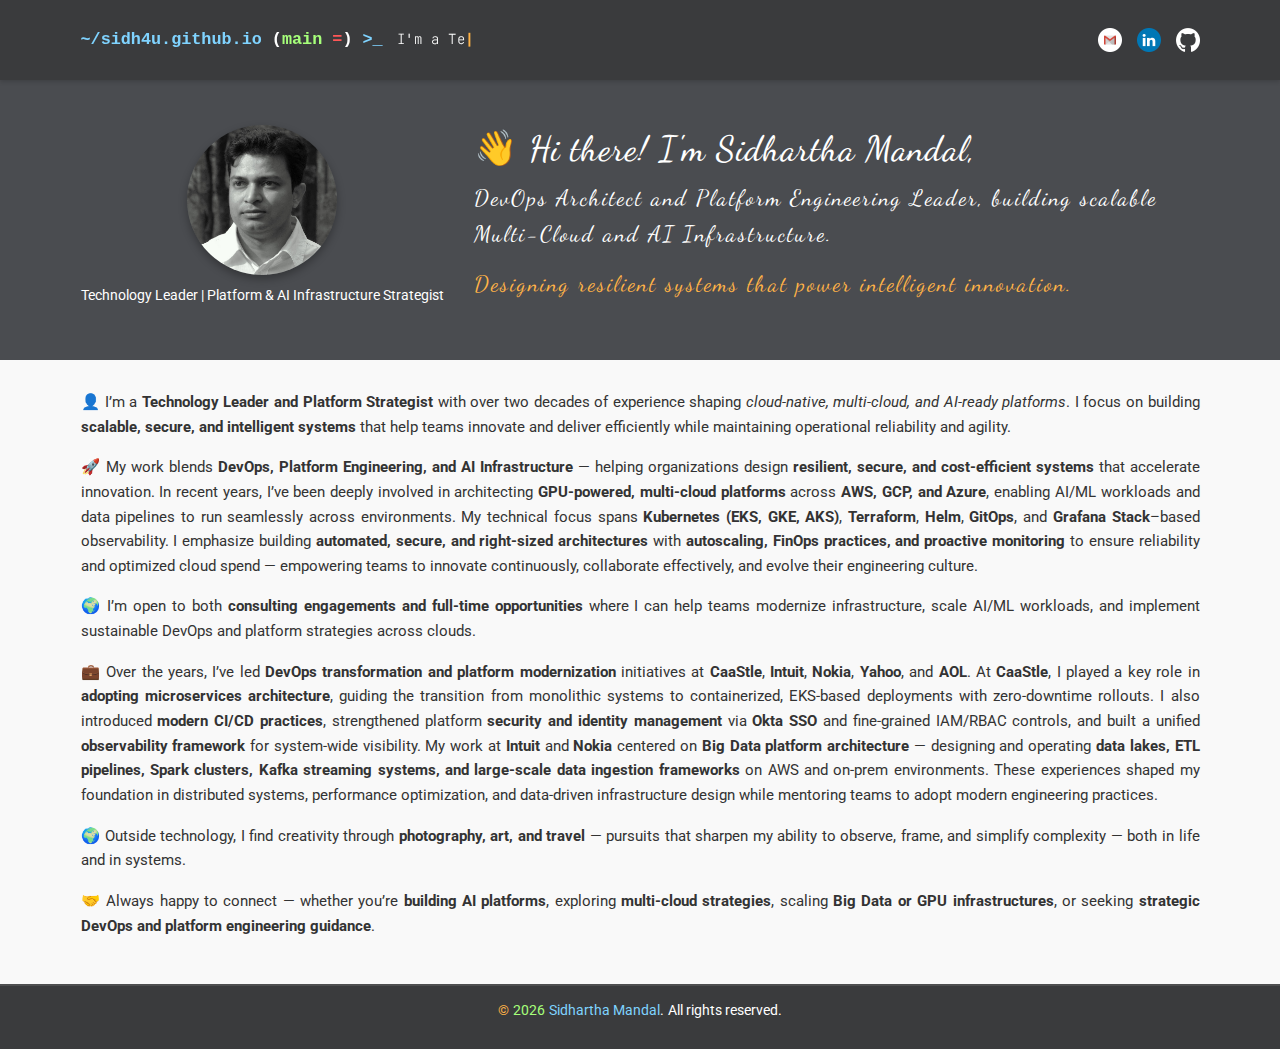
<file: index.html>
<!DOCTYPE html>
<html lang="en">

<head>
    <meta charset="UTF-8">
    <meta name="viewport" content="width=device-width, initial-scale=1.0">

    <meta name="author" content="Sidhartha Mandal | @sidh4u">
    <meta name="unique-id" content="0">
    <meta name="description"
        content="Sidhartha Mandal — DevOps Architect & Platform Engineering Leader specializing in Multi-Cloud, AI Infrastructure, Kubernetes, Terraform, and FinOps.">
    <meta name="keywords"
        content="Sidhartha Mandal, sidh4u, DevOps Architect, Platform Engineering Leader, Multi-Cloud, AI Infrastructure, Kubernetes, Terraform, FinOps, GitOps, Cloud Native, Observability, CI/CD, Cloud Strategy, Technology Leadership">
    <meta property="og:title" content="Sidhartha Mandal | DevOps Architect & Platform Engineering Leader">
    <meta property="og:description"
        content="Building scalable Multi-Cloud and AI Infrastructure platforms using Kubernetes, Terraform, and modern DevOps practices.">
    <meta property="og:url" content="https://sidh4u.github.io/">
    <meta property="og:type" content="website">
    <meta property="og:image" content="https://sidh4u.github.io/icons/og-preview.png">
    <title>Sidhartha Mandal | DevOps Architect & Platform Engineering Leader | Multi-Cloud | AI Infrastructure |
        Kubernetes | Terraform | FinOps</title>

    <link rel="stylesheet" href="https://cdn.jsdelivr.net/npm/bootstrap@5.3.0/dist/css/bootstrap.min.css">
    <link
        href="https://fonts.googleapis.com/css2?family=Dancing+Script:wght@400;700&family=Roboto:wght@400;700&display=swap"
        rel="stylesheet">
    <link href="https://fonts.googleapis.com/css2?family=JetBrains+Mono:wght@300;400;500&display=swap" rel="stylesheet">
    <link rel="icon" href="icons/favicon.ico" type="image/x-icon">
    <link rel="stylesheet" href="css/style.css">
</head>

<body>
    <!-- Navigation -->
    <header class="text-white">
        <div class="container d-flex justify-content-between align-items-center">
            <nav class="nav-left">
                <a href="/" id="home-link"></a>
                <span id="typed-text"></span><span id="blinking-cursor">|</span>
            </nav>
            <nav class="nav-right d-flex align-items-center">
                <a href="#" id="email-link" class="nav-link" target="_blank">
                    <img src="icons/email.png" alt="Email" class="nav-icon">
                </a>
                <a href="#" id="linkedin-link" class="nav-link" target="_blank">
                    <img src="icons/linkedin.png" alt="LinkedIn" class="nav-icon">
                </a>
                <a href="#" id="github-link" class="nav-link" target="_blank">
                    <img src="icons/github.png" alt="GitHub" class="nav-icon">
                </a>
            </nav>
        </div>
    </header>

    <!-- Hero Section -->
    <section id="home" class="hero-section">
        <div class="container mt-5 pt-5">
            <div class="hero-content">
                <div class="hero-photo">
                    <img src="files/profile-photo.jpeg" alt="Sidhartha Mandal" class="profile-photo">
                    <p class="photo-caption">Technology Leader | Platform & AI Infrastructure Strategist</p>
                </div>
                <div class="hero-text">
                    <h1>👋 Hi there! I'm <span data-fullname></span>,</h1>
                    <p>DevOps Architect and Platform Engineering Leader, building scalable Multi-Cloud and AI
                        Infrastructure.</p>
                    <p class="hero-highlight">Designing resilient systems that power intelligent innovation.</p>
                </div>
            </div>
        </div>
    </section>

    <!-- About Me Section -->
    <section class="content-section">

        <div class="container">
            <p>
                👤 I’m a <strong>Technology Leader and Platform Strategist</strong> with over two decades of experience
                shaping
                <em>cloud-native, multi-cloud, and AI-ready platforms</em>.
                I focus on building <strong>scalable, secure, and intelligent systems</strong> that help teams innovate
                and deliver efficiently while maintaining operational reliability and agility.
            </p>

            <p>
                🚀 My work blends <strong>DevOps, Platform Engineering, and AI Infrastructure</strong> — helping
                organizations
                design <strong>resilient, secure, and cost-efficient systems</strong> that accelerate innovation.
                In recent years, I’ve been deeply involved in architecting <strong>GPU-powered, multi-cloud
                    platforms</strong>
                across
                <strong>AWS, GCP, and Azure</strong>, enabling AI/ML workloads and data pipelines to run seamlessly
                across
                environments.
                My technical focus spans <strong>Kubernetes (EKS, GKE, AKS)</strong>, <strong>Terraform</strong>,
                <strong>Helm</strong>,
                <strong>GitOps</strong>, and <strong>Grafana Stack</strong>–based observability.
                I emphasize building <strong>automated, secure, and right-sized architectures</strong> with
                <strong>autoscaling, FinOps practices, and proactive monitoring</strong>
                to ensure reliability and optimized cloud spend — empowering teams to innovate continuously,
                collaborate effectively, and evolve their engineering culture.
            </p>

            <p>
                🌍 I’m open to both <strong>consulting engagements and full-time opportunities</strong> where I can help
                teams modernize infrastructure, scale AI/ML workloads, and implement sustainable DevOps and
                platform strategies across clouds.
            </p>

            <p>
                💼 Over the years, I’ve led <strong>DevOps transformation and platform modernization</strong>
                initiatives at
                <strong>CaaStle</strong>, <strong>Intuit</strong>, <strong>Nokia</strong>, <strong>Yahoo</strong>, and
                <strong>AOL</strong>.
                At <strong>CaaStle</strong>, I played a key role in <strong>adopting microservices
                    architecture</strong>,
                guiding the transition from monolithic systems to containerized, EKS-based deployments with
                zero-downtime rollouts.
                I also introduced <strong>modern CI/CD practices</strong>, strengthened platform
                <strong>security and identity management</strong> via <strong>Okta SSO</strong> and fine-grained
                IAM/RBAC controls,
                and built a unified <strong>observability framework</strong> for system-wide visibility.
                My work at <strong>Intuit</strong> and <strong>Nokia</strong> centered on <strong>Big Data platform
                    architecture</strong> —
                designing and operating <strong>data lakes, ETL pipelines, Spark clusters, Kafka streaming systems, and
                    large-scale data ingestion frameworks</strong> on AWS and on-prem environments.
                These experiences shaped my foundation in distributed systems, performance optimization, and
                data-driven infrastructure design while mentoring teams to adopt modern engineering practices.
            </p>

            <p>
                🌍 Outside technology, I find creativity through <strong>photography, art, and travel</strong> —
                pursuits that sharpen my ability to observe, frame, and simplify complexity — both in life and in
                systems.
            </p>

            <p>
                🤝 Always happy to connect — whether you’re <strong>building AI platforms</strong>, exploring
                <strong>multi-cloud strategies</strong>, scaling <strong>Big Data or GPU infrastructures</strong>, or
                seeking
                <strong>strategic DevOps and platform engineering guidance</strong>.
            </p>
        </div>

    </section>

    <!-- Footer -->
    <footer>
        <div class="footer-content">
            <p class="footer-text"><span class="footer-at">&copy;</span> <span class="footer-year"
                    id="current-year"></span> <span class="footer-name" data-fullname></span> <span
                    class="footer-rest">All rights reserved.</span></p>
        </div>
    </footer>

    <script src="js/style.js" async></script>
</body>

</html>
</file>
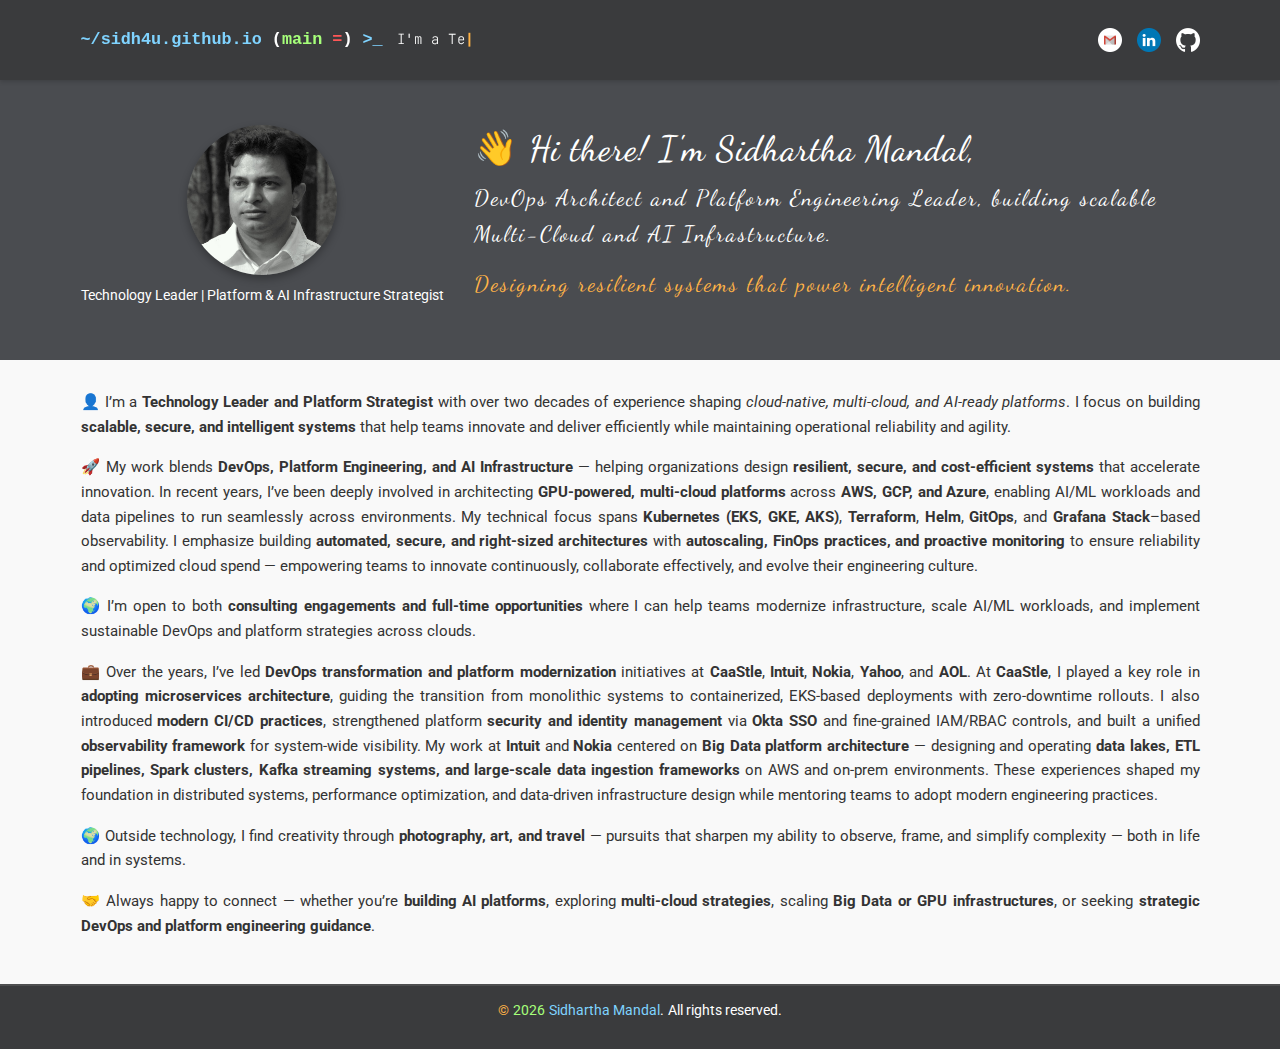
<file: css/index.html>
<!DOCTYPE html>
<html>
  <head>
    <meta http-equiv="refresh" content="0; url=/" />
    <script>window.location.href = "/"</script>
    <title>Redirecting…</title>
  </head>
  <body>
    If you are not redirected automatically, <a href="/">click here</a>.
  </body>
</html>
</file>
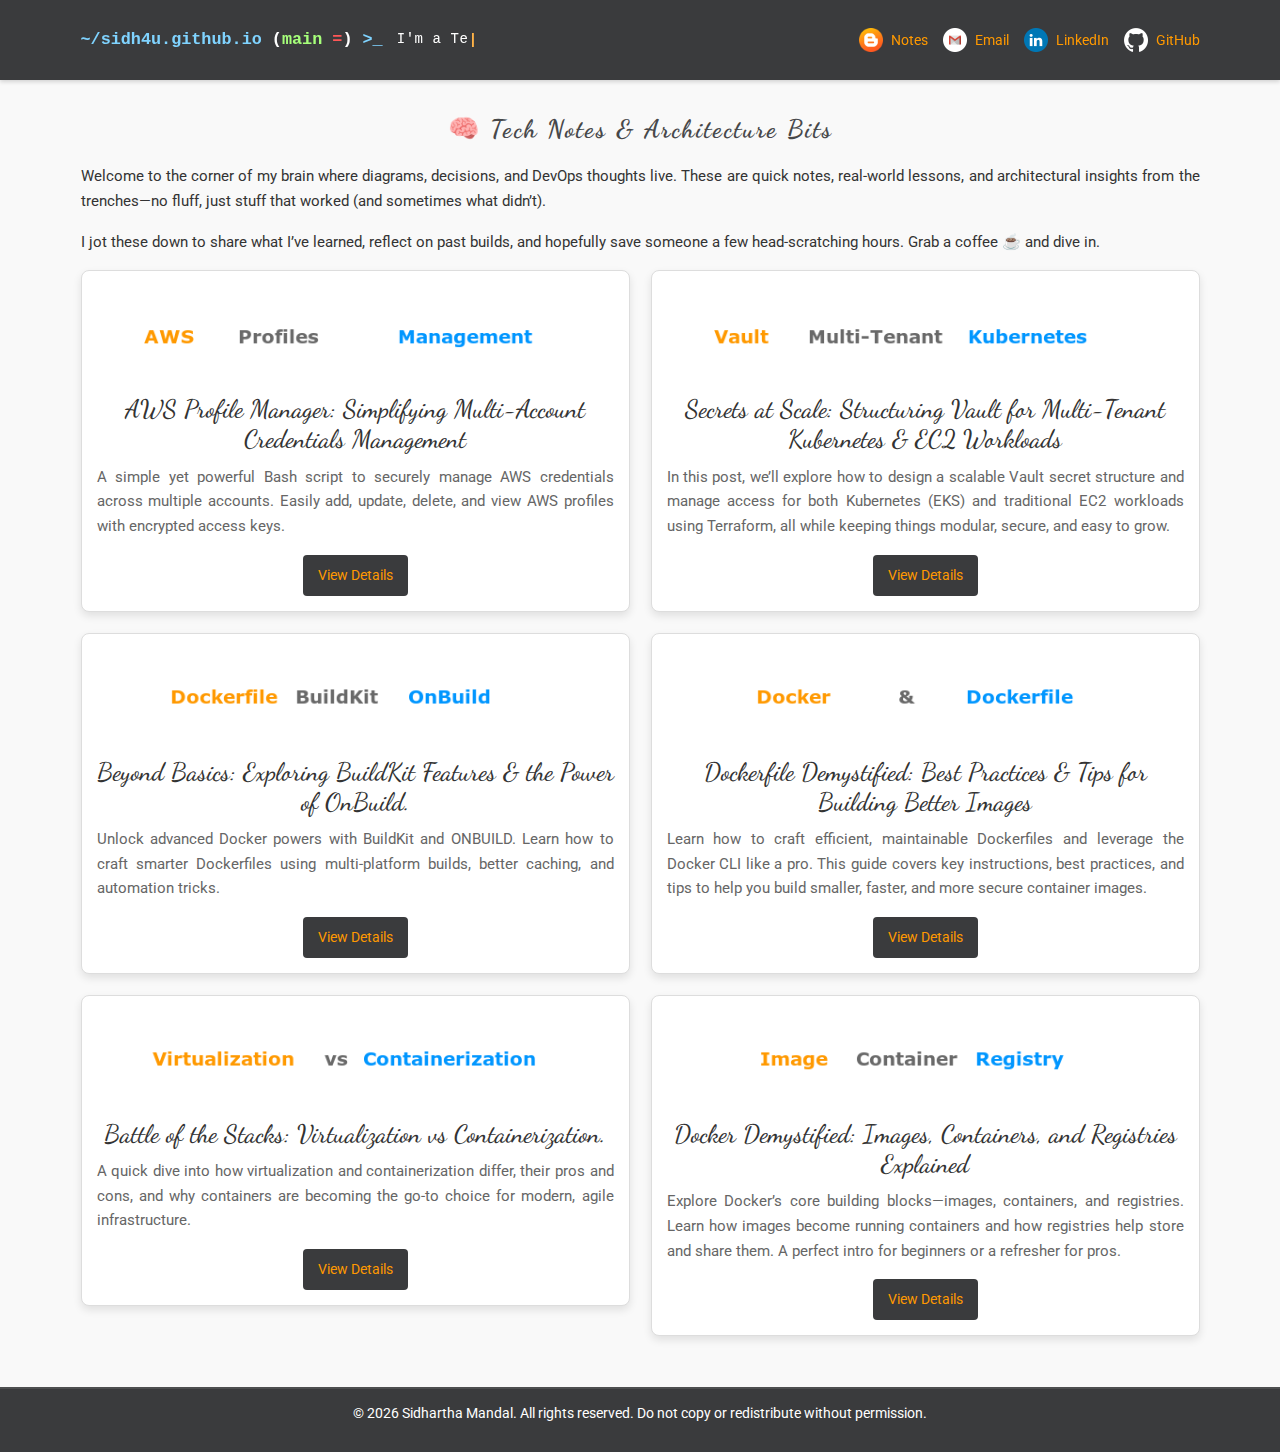
<file: notes.html>
<!DOCTYPE html>
<html lang="en">

<head>
    <meta charset="UTF-8">
    <meta name="viewport" content="width=device-width, initial-scale=1.0">

    <meta name="author" content="Sidhartha Mandal | @sidh4u">
    <meta name="unique-id" content="0">
    <meta name="description" content="Sidhartha Mandal | sidh4u | DevOps Architect | Cloud Enthusiast">
    <meta name="keywords"
        content="DevOps Notes, Dockerfile Tips, BuildKit Features, ONBUILD Instruction, Multi-platform Docker Images, Kubernetes, EKS, Docker Best Practices, Containerization, CI/CD, Docker Optimization, Infrastructure as Code, Sidhartha Mandal">
    <meta property="og:title" content="Sidhartha Mandal | sidh4u">
    <meta property="og:description" content="Sidhartha Mandal | sidh4u | DevOps Architect | Cloud Enthusiast">
    <meta property="og:url" content="https://sidh4u.github.io/">
    <meta property="og:type" content="article">
    <title>Sidhartha Mandal | sidh4u</title>

    <link rel="stylesheet" href="https://cdn.jsdelivr.net/npm/bootstrap@5.3.0/dist/css/bootstrap.min.css">
    <link href="https://fonts.googleapis.com/css2?family=Dancing+Script:wght@400;700&display=swap" rel="stylesheet">
    <link href="https://fonts.googleapis.com/css2?family=Roboto:wght@400;700&display=swap" rel="stylesheet">

    <link rel="icon" href="icons/favicon.ico" type="image/x-icon"> <!-- Link to the favicon image -->
    <link rel="stylesheet" href="css/style.css"> <!-- Link to the css file -->
</head>

<body>
    <!-- Navigation Section -->
    <header class="text-white">
        <div class="container d-flex justify-content-between align-items-center">
            <!-- Left-aligned Home link -->
            <nav class="nav-left">
                <!-- Terminal prompt dynamically constructed via JavaScript -->
                <a href="/" id="home-link"></a>
                <!-- Dynamic typing area -->
                <span id="typed-text"></span><span id="blinking-cursor">|</span>
            </nav>

            <!-- Right-aligned Blogs, Email, LinkedIn, and GitHub links -->
            <nav class="nav-right d-flex align-items-center">
                <a href="#" id="blogs-link" class="nav-link">
                    <img src="icons/blogs.png" alt="Blogs" class="nav-icon"> Notes
                </a>
                <a href="#" id="email-link" class="nav-link" target="_blank">
                    <img src="icons/email.png" alt="Email" class="nav-icon"> Email
                </a>
                <a href="#" id="linkedin-link" class="nav-link" target="_blank">
                    <img src="icons/linkedin.png" alt="LinkedIn" class="nav-icon"> LinkedIn
                </a>
                <a href="#" id="github-link" class="nav-link" target="_blank">
                    <img src="icons/github.png" alt="GitHub" class="nav-icon"> GitHub
                </a>
            </nav>
        </div>
    </header>

    <!-- Notes Section -->
    <section class="content-section">
        <div class="container mt-5 pt-5">
            <h2 class="section-title">🧠 Tech Notes & Architecture Bits</h2>

            <p>
                Welcome to the corner of my brain where diagrams, decisions, and DevOps thoughts live.
                These are quick notes, real-world lessons, and architectural insights from the trenches—no fluff, just
                stuff that worked (and sometimes what didn’t).
            </p>
            <p>
                I jot these down to share what I’ve learned, reflect on past builds, and hopefully save someone a few
                head-scratching hours. Grab a coffee ☕️ and dive in.
            </p>

            <div class="row">

                <!-- #### Notes section starts here. Add new notes at the top -->

                <!-- Notes 6 -->
                <div class="col-md-6 mb-4">
                    <div class="notes-card">
                        <img src="images/6-0.png" alt="Image 6 0" class="img-fluid">
                        <h3 class="notes-title mt-3">AWS Profile Manager: Simplifying Multi-Account Credentials
                            Management</h3>
                        <p class="notes-description">
                            A simple yet powerful Bash script to securely manage AWS credentials across multiple
                            accounts. Easily
                            add, update, delete, and view
                            AWS profiles with encrypted access keys.
                        </p>
                        <a href="notes/aws-profile-manager-6.html" class="btn btn-primary">View Details</a>
                    </div>
                </div>

                <!-- Notes 5 -->
                <div class="col-md-6 mb-4">
                    <div class="notes-card">
                        <img src="images/5-0.png" alt="Image 5 0" class="img-fluid">
                        <h3 class="notes-title mt-3">Secrets at Scale: Structuring Vault for Multi-Tenant Kubernetes &
                            EC2 Workloads
                        </h3>
                        <p class="notes-description">
                            In this post, we’ll explore how to design a scalable Vault secret structure and manage
                            access for both Kubernetes (EKS) and traditional EC2 workloads using Terraform, all while
                            keeping things modular, secure, and easy to grow.
                        </p>
                        <a href="notes/vault-secrets-at-scale-5.html" class="btn btn-primary">View Details</a>
                    </div>
                </div>

                <!-- Notes 4 -->
                <div class="col-md-6 mb-4">
                    <div class="notes-card">
                        <img src="images/4-0.png" alt="Image 4 0" class="img-fluid">
                        <h3 class="notes-title mt-3">Beyond Basics: Exploring BuildKit Features & the Power of OnBuild.
                        </h3>
                        <p class="notes-description">
                            Unlock advanced Docker powers with BuildKit and ONBUILD. Learn how to craft smarter
                            Dockerfiles using multi-platform builds, better caching, and automation tricks.
                        </p>
                        <a href="notes/dockerfile-beyond-basic-4.html" class="btn btn-primary">View Details</a>
                    </div>
                </div>

                <!-- Notes 3 -->
                <div class="col-md-6 mb-4">
                    <div class="notes-card">
                        <img src="images/3-0.png" alt="Image 3 0" class="img-fluid">
                        <h3 class="notes-title mt-3">Dockerfile Demystified: Best Practices & Tips for Building Better
                            Images</h3>
                        <p class="notes-description">
                            Learn how to craft efficient, maintainable Dockerfiles and leverage the Docker CLI like a
                            pro. This guide covers key instructions, best practices, and tips to help you build smaller,
                            faster, and more secure container images.
                        </p>
                        <a href="notes/building-better-images-3.html" class="btn btn-primary">View Details</a>
                    </div>
                </div>

                <!-- Notes 2 -->
                <div class="col-md-6 mb-4">
                    <div class="notes-card">
                        <img src="images/2-0.png" alt="Image 2 0" class="img-fluid">
                        <h3 class="notes-title mt-3">Battle of the Stacks: Virtualization vs Containerization.</h3>
                        <p class="notes-description">
                            A quick dive into how virtualization and containerization differ, their pros and cons, and
                            why containers are becoming
                            the go-to choice for modern, agile infrastructure.
                        </p>
                        <a href="notes/virtualization-vs-containerization-2.html" class="btn btn-primary">View
                            Details</a>
                    </div>
                </div>

                <!-- Notes 1 -->
                <div class="col-md-6 mb-4">
                    <div class="notes-card">
                        <img src="images/1-0.png" alt="Image 1 0" class="img-fluid">
                        <h3 class="notes-title mt-3">Docker Demystified: Images, Containers, and Registries Explained
                        </h3>
                        <p class="notes-description">
                            Explore Docker’s core building blocks—images, containers, and registries. Learn how images
                            become running containers and
                            how registries help store and share them. A perfect intro for beginners or a refresher for
                            pros.
                        </p>
                        <a href="notes/images-containers-registries-1.html" class="btn btn-primary">View Details</a>
                    </div>
                </div>

                <!-- #### Notes section ends here -->

            </div>
        </div>
    </section>

    <!-- Footer Section -->
    <footer>
        <div class="footer-content">
            <p>&copy; <span id="current-year"></span> <span data-fullname></span>. All rights reserved. Do not copy or
                redistribute without permission.</p>
        </div>
    </footer>

    <script src="js/style.js"></script>
</body>

</html>
</file>
<file: css/style.css>
/* ==========================================================
   Global Reset & Layout
   ========================================================== */
html {
    font-size: 14px;
    scroll-behavior: smooth;
}

body {
    font-size: 1.2rem;
    font-family: 'Roboto', sans-serif;
    margin: 0;
    display: flex;
    flex-direction: column;
    height: 100%;
    background-color: #f9f9f9;
    color: #333;
}

/* Smooth transition for all interactive elements */
a,
button {
    transition: all 0.3s ease-in-out;
}

/* Prevent selection & right-click on UI areas but allow text copy */
header,
nav,
img {
    -webkit-user-select: none;
    -moz-user-select: none;
    -ms-user-select: none;
    user-select: none;
}

@media (max-width: 768px) {
    html {
        font-size: 12px;
    }

    header .container {
        flex-wrap: nowrap;
        align-items: center;
        gap: 10px;
    }

    .nav-left {
        flex: 1 1 auto;
        display: flex;
        justify-content: flex-start;
        align-items: center;
        gap: 6px;
        min-width: 0;
    }

    .nav-right {
        flex: 0 0 auto;
        display: flex;
        justify-content: flex-end;
        align-items: center;
        gap: 10px;
    }

    .hero-section h1 {
        font-size: 1.6rem;
    }

    .hero-section p {
        font-size: 1rem;
    }

    .photo-caption {
        font-size: 0.9rem;
    }

    .content-section p {
        font-size: 0.9rem;
    }
}

#home-link {
    font-family: 'Courier New', Courier, monospace;
    font-size: 1.2rem;
    font-weight: bold;
    color: white;
    text-decoration: none;
    padding: 10px 0;
    display: inline-flex;
    white-space: nowrap;
    align-items: center;
}

/* ==========================================================
   Header
   ========================================================== */
header {
    background-color: #3a3b3d;
    padding: 10px 20px;
    display: flex;
    justify-content: space-between;
    align-items: center;
    position: fixed;
    width: 100%;
    height: 80px;
    z-index: 1000;
    box-shadow: 0 2px 4px rgba(0, 0, 0, 0.15);
}

header .container {
    position: relative;
}

/* Dynamic typing text */
#typed-text {
    display: inline-block;
    vertical-align: middle;
    font-family: 'JetBrains Mono', 'Courier New', Courier, monospace;
    font-size: 1rem;
    font-weight: 200;
    letter-spacing: 0.04em;
    color: #ffffff;
    padding-left: 10px;
}

/* Blinking cursor */
#blinking-cursor {
    display: inline-block;
    color: #ffb347;
    animation: blink 0.8s steps(2, start) infinite;
    vertical-align: middle;
    font-size: 1.05rem;
    font-family: 'JetBrains Mono', 'Courier New', Courier, monospace;
    font-weight: 700;
    margin-left: 0;
}

/* Terminal prompt palette */
.prompt-path,
.prompt-tail {
    color: #7fd3ff;
}

.prompt-paren,
.prompt-close {
    color: #ffffff;
}

.prompt-branch {
    color: #a6ff7a;
}

.prompt-equals {
    color: #ff5757;
}

/* Non-animated prompt on tablet & below */
@media (max-width: 1024px) {
    #typed-text {
        display: none !important;
        animation: none;
    }
}

@keyframes blink {

    0%,
    100% {
        opacity: 1;
    }

    50% {
        opacity: 0;
    }
}

/* ==========================================================
   Navigation (Right)
   ========================================================== */
.nav-right {
    display: flex;
    gap: 15px;
    align-items: center;
    justify-content: flex-end;
    flex-wrap: wrap;
}

.nav-right .nav-link {
    font-size: 1rem;
    color: #ff9900;
    text-decoration: none;
    display: inline-flex;
    align-items: center;
    gap: 8px;
}

.nav-right .nav-link:hover {
    color: #00ccff;
    transform: translateY(-1px);
}

.nav-right .nav-icon {
    width: 24px;
    height: 24px;
    transition: transform 0.4s ease;
}

.nav-right .nav-link:hover .nav-icon {
    transform: rotate(15deg);
}

@media (max-width: 1024px) {
    .nav-right {
        position: absolute;
        top: 0px;
        right: 0px;
        flex-direction: column;
        justify-content: center;
        align-items: center;
        gap: 12px;
        padding: 10px 12px;
        background-color: rgba(0, 0, 0, 0.55);
        border-radius: 14px;
        box-shadow: 0 6px 16px rgba(0, 0, 0, 0.25);
    }

    .nav-right .nav-link {
        gap: 6px;
    }

    .nav-right .nav-icon {
        width: 26px;
        height: 26px;
    }
}

/* ==========================================================
   Hero Section
   ========================================================== */
.hero-section {
    min-height: 360px;
    display: flex;
    justify-content: center;
    align-items: center;
    background-color: #4a4c50;
    color: #fff;
    padding: 20px;
}

.hero-content {
    display: flex;
    align-items: center;
    justify-content: space-between;
    gap: 30px;
    width: 100%;
    max-width: 1200px;
    flex-wrap: wrap;
}

.hero-photo {
    flex: 1;
    text-align: center;
}

.profile-photo {
    width: 150px;
    height: 150px;
    border-radius: 50%;
    object-fit: cover;
    box-shadow: 0 4px 8px rgba(0, 0, 0, 0.3);
}

.photo-caption {
    font-size: 1rem;
    color: #FFF;
    margin-top: 10px;
}

.hero-text {
    flex: 2;
    text-align: left;
}

.hero-text h1 {
    font-family: 'Dancing Script', cursive;
    font-size: 2.5rem;
    margin-bottom: 10px;
    letter-spacing: 1px;
}

.hero-text p {
    font-family: 'Dancing Script', cursive;
    font-size: 1.6rem;
    line-height: 1.6;
    letter-spacing: 2px;
}

.hero-text .hero-highlight {
    color: #ffb347;
}

/* ==========================================================
   CV Download Link
   ========================================================== */
.cv-download-link {
    display: inline-flex;
    align-items: center;
    font-size: 1rem;
    color: #ff9900;
    text-decoration: none;
    margin-top: 10px;
}

.cv-download-link:hover {
    color: #00ccff;
}

.cv-icon {
    width: 24px;
    height: 24px;
    margin-right: 10px;
    transition: transform 0.5s ease;
}

.cv-download-link:hover .cv-icon {
    transform: rotate(15deg) scale(1.1);
}

/* ==========================================================
   Content Section
   ========================================================== */
.content-section {
    padding: 30px 20px;
    background-color: #f9f9f9;
    color: #333;
}

.content-section p {
    line-height: 1.6;
    margin-bottom: 16px;
    font-size: 1.1rem;
    text-align: justify;
    text-justify: inter-word;
    text-align-last: left;
}

.content-section .section-title {
    text-align: center;
    font-family: 'Dancing Script', cursive;
    font-size: 1.8rem;
    font-weight: 700;
    color: #47484a;
    letter-spacing: 2px;
    margin-bottom: 20px;
}

/* Lists */
ul {
    padding-left: 20px;
}

ul li {
    margin-bottom: 8px;
    line-height: 1.4;
}

/* Inline Nav Links */
.content-section .nav-link {
    display: inline-flex;
    align-items: center;
    color: #ff9900;
    font-size: 1rem;
}

.content-section .nav-link:hover {
    color: #00ccff;
    transform: translateY(-1px);
}

/* ==========================================================
   Notes Card / Buttons
   ========================================================== */
.notes-card {
    background-color: #fff;
    border: 1px solid #ddd;
    border-radius: 8px;
    padding: 15px;
    text-align: center;
    box-shadow: 0 4px 8px rgba(0, 0, 0, 0.1);
    transition: transform 0.4s ease, box-shadow 0.4s ease;
}

.notes-card:hover {
    transform: translateY(-5px);
    box-shadow: 0 6px 12px rgba(0, 0, 0, 0.2);
}

.notes-title {
    font-family: 'Dancing Script', cursive;
    font-size: 1.8rem;
    color: #333;
    margin-bottom: 10px;
}

.notes-description {
    color: #666;
    font-size: 1rem;
    line-height: 1.5;
    text-align: left;
}

.btn-primary {
    color: #ff9900;
    background-color: #3a3b3d;
    border: none;
    padding: 10px 15px;
    font-size: 1rem;
    border-radius: 4px;
}

.btn-primary:hover {
    color: #00ccff;
    background-color: #47484a;
}

/* ==========================================================
   Code Block Styling
   ========================================================== */
.content-section pre {
    padding: 8px;
    border-radius: 8px;
    border: 1px solid #ddd;
    overflow-x: auto;
    background-color: #f0f0f0;
}

.content-section code {
    font-family: 'Courier New', Courier, monospace;
    font-size: 1rem;
    font-weight: 600;
    white-space: pre-wrap;
    word-wrap: break-word;
}

/* ==========================================================
   Footer
   ========================================================== */
footer {
    background-color: #3a3b3d;
    color: #fff;
    font-size: 1rem;
    padding: 8px 0;
    text-align: center;
    border-top: 2px solid rgba(255, 255, 255, 0.1);
}

.footer-content {
    max-width: 1200px;
    margin: 0 auto;
    padding: 6px 20px;
    display: flex;
    flex-direction: column;
    align-items: center;
    justify-content: center;
    gap: 4px;
}

.footer-link {
    color: #ff9900;
    text-decoration: none;
}

.footer-link:hover {
    color: #00ccff;
}

.footer-text {
    color: #ffffff;
    display: flex;
    flex-wrap: wrap;
    justify-content: center;
    gap: 4px;
}

.footer-text .footer-year {
    color: #a6ff7a;
}

.footer-text .footer-name {
    color: #7fd3ff;
}

.footer-text .footer-name::after {
    content: ".";
    color: #ffffff;
    margin-left: 0;
}

.footer-text .footer-at {
    color: #ffb347;
}

.footer-text .footer-rest {
    color: #ffffff;
}
</file>
